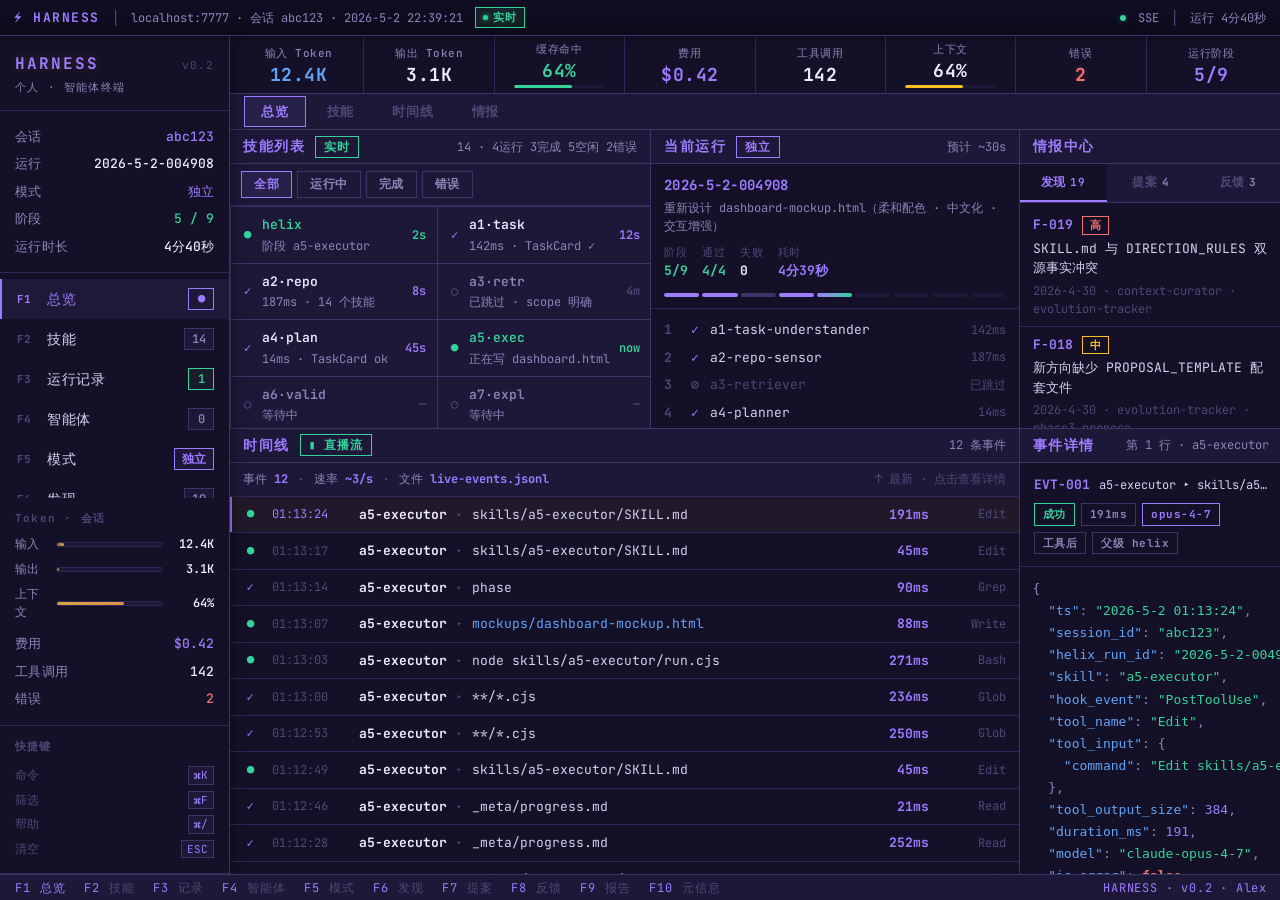
<file: mockups/dashboard-mockup.html>
<!doctype html>
<html lang="zh-CN">
<head>
<meta charset="utf-8"/>
<title>HARNESS · 智能体终端 · v0.2</title>
<meta name="viewport" content="width=1440"/>
<link rel="preconnect" href="https://fonts.googleapis.com">
<link rel="preconnect" href="https://fonts.gstatic.com" crossorigin>
<link href="https://fonts.googleapis.com/css2?family=JetBrains+Mono:ital,wght@0,300;0,400;0,500;0,700;1,400&display=swap" rel="stylesheet">
<style>
/* ============================================================
   HARNESS v0.2 · 暖深灰 · JetBrains Mono
   设计系统: VS Code One Dark Pro 变体 · 琥珀 accent
   ============================================================ */
:root {
  /* ── 深紫黑 · 优雅主题 ── */
  --bg:        #0c0a1a;
  --panel:     #141027;
  --sub:       #1d1838;
  --hover:     #261f48;
  --div:       #2e2757;
  --bd:        #3d3568;
  --bd-strong: #5046a0;

  /* 文字 */
  --t:         #d4d0f0;
  --tt:        #ede9ff;
  --st:        #8b85b8;
  --mt:        #4d4876;

  /* 主色：紫罗兰 */
  --y:         #9d7cff;
  --y-dim:     #6c4bd5;
  --y-bg:      rgba(157,124,255,0.08);

  /* 功能色 */
  --a:         #fbbf24;   /* 琥珀，警告 */
  --g:         #34d399;   /* 翠绿，成功/运行 */
  --r:         #f87171;   /* 玫瑰红，错误 */
  --c:         #60a5fa;   /* 天蓝，信息 */
  --m:         #c084fc;   /* 紫粉，团队模式 */

  /* 辅助 */
  --g-glow:    rgba(52,211,153,0.3);
  --r-glow:    rgba(248,113,113,0.25);
  --y-glow:    rgba(157,124,255,0.35);
}

* { box-sizing: border-box; margin: 0; padding: 0; }
html, body { height: 100%; overflow: hidden; }
body {
  background: var(--bg);
  color: var(--t);
  font-family: 'JetBrains Mono', 'Cascadia Mono', 'Consolas', ui-monospace, monospace;
  font-size: 14px;
  line-height: 1.5;
  user-select: none;
  -webkit-font-smoothing: antialiased;
}
::selection { background: var(--y); color: #000; }

/* ── 工具提示 ── */
[data-tip] { position: relative; }
[data-tip]::after {
  content: attr(data-tip);
  position: absolute;
  bottom: calc(100% + 7px);
  left: 50%; transform: translateX(-50%);
  background: #111;
  color: var(--tt);
  font-size: 11px;
  padding: 4px 9px;
  white-space: nowrap;
  pointer-events: none;
  opacity: 0;
  transition: opacity 0.15s;
  z-index: 200;
  border: 1px solid var(--bd-strong);
  box-shadow: 0 4px 12px rgba(0,0,0,0.4);
}
[data-tip]:hover::after { opacity: 1; }

/* ── 顶部状态栏 ── */
.strip {
  position: fixed; top: 0; left: 0; right: 0; height: 36px;
  background: linear-gradient(180deg, #110e24, #0c0a1a);
  border-bottom: 1px solid var(--bd);
  display: flex; align-items: center;
  font-size: 12px; z-index: 20;
  box-shadow: 0 2px 8px rgba(0,0,0,0.35);
}
.strip-l { padding: 0 14px; display: flex; align-items: center; gap: 12px; flex-shrink: 0; }
.strip-l .brand { color: var(--y); font-weight: 700; letter-spacing: 1.5px; font-size: 13px; }
.strip-l .sep { color: var(--mt); }
.strip-l .meta { color: var(--st); font-size: 12px; }
.strip-l .live {
  display: inline-flex; align-items: center; gap: 5px;
  padding: 1px 7px;
  background: rgba(77,179,104,0.1);
  border: 1px solid var(--g);
  color: var(--g); font-weight: 700; font-size: 11px; letter-spacing: 1px;
  text-shadow: 0 0 8px var(--g-glow);
}
.strip-l .live::before {
  content: ''; width: 5px; height: 5px; background: var(--g);
  border-radius: 50%; animation: pulse 1.4s ease-in-out infinite;
  box-shadow: 0 0 5px var(--g);
}
.ticker {
  flex: 1; overflow: hidden; position: relative; height: 34px;
  mask-image: linear-gradient(90deg, transparent 0, #1c1c1c 40px, #1c1c1c calc(100% - 40px), transparent 100%);
}
.ticker-inner {
  display: inline-flex; align-items: center; height: 34px;
  white-space: nowrap; animation: tickerScroll 60s linear infinite;
  gap: 28px; padding-left: 100%;
}
.ticker span { color: var(--st); font-size: 12px; }
.ticker .k { color: var(--y); }
.ticker .v { color: var(--tt); font-weight: 500; }
.ticker .up { color: var(--g); }
.ticker .dn { color: var(--r); }
.strip-r { padding: 0 14px; display: flex; align-items: center; gap: 12px; flex-shrink: 0; color: var(--st); font-size: 12px; }
.strip-r .conn-dot { width: 6px; height: 6px; background: var(--g); border-radius: 50%; box-shadow: 0 0 6px var(--g-glow); animation: pulse 1.8s ease-in-out infinite; }

@keyframes pulse    { 0%,100%{opacity:1} 50%{opacity:0.35} }
@keyframes blink    { 0%,100%{opacity:1} 50%{opacity:0.4} }
@keyframes phaseRun { 0%{opacity:0.45} 100%{opacity:1} }
@keyframes tickerScroll { 0%{transform:translateX(0)} 100%{transform:translateX(-100%)} }

/* ── 整体布局 ── */
.layout { position: fixed; top: 36px; left: 0; right: 0; bottom: 26px; display: flex; }

/* ── 侧边栏 ── */
.sidebar {
  width: 230px; flex-shrink: 0;
  background: var(--panel);
  border-right: 1px solid var(--bd);
  display: flex; flex-direction: column; overflow: hidden;
  box-shadow: 3px 0 12px rgba(0,0,0,0.3);
  z-index: 5;
}
.side-section { padding: 12px 15px; border-bottom: 1px solid var(--div); }
.side-section.brand { padding: 16px 15px 14px; }
.brand-line { display: flex; align-items: baseline; justify-content: space-between; }
.brand-line .name { color: var(--y); font-weight: 700; font-size: 16px; letter-spacing: 2px; text-shadow: 0 0 12px rgba(212,168,67,0.25); }
.brand-line .ver  { color: var(--mt); font-size: 11px; letter-spacing: 1px; }
.brand-tag { color: var(--st); font-size: 11px; letter-spacing: 1.2px; margin-top: 3px; }

.kv { display: flex; justify-content: space-between; align-items: center; padding: 4px 0; font-size: 13px; }
.kv .k { color: var(--st); letter-spacing: 0.3px; }
.kv .v { color: var(--tt); font-weight: 500; }
.kv .v.y { color: var(--y); }
.kv .v.g { color: var(--g); }
.kv .v.r { color: var(--r); }
.kv .v.c { color: var(--c); }

.side-title { color: var(--mt); font-size: 11px; letter-spacing: 1.2px; font-weight: 700; margin-bottom: 9px; }

/* 导航 */
.nav { flex: 1; overflow-y: auto; padding: 6px 0; min-height: 0; }
.nav::-webkit-scrollbar { width: 4px; }
.nav::-webkit-scrollbar-thumb { background: var(--bd); border-radius: 2px; }

.nav-item {
  display: flex; align-items: center;
  padding: 9px 15px;
  font-size: 14px; cursor: pointer; color: var(--t);
  border-left: 2px solid transparent;
  transition: background 0.12s, color 0.12s;
}
.nav-item:hover { background: var(--hover); color: var(--tt); }
.nav-item.active { background: var(--y-bg); border-left-color: var(--y); color: var(--y); }
.nav-item .fkey { width: 30px; font-size: 11px; color: var(--mt); font-weight: 700; letter-spacing: 0.3px; flex-shrink: 0; }
.nav-item.active .fkey { color: var(--y); }
.nav-item .label { flex: 1; letter-spacing: 0.5px; }
.nav-item .badge {
  font-size: 12px; padding: 1px 7px;
  background: var(--sub); color: var(--st);
  border: 1px solid var(--bd); font-weight: 600;
  min-width: 26px; text-align: center;
}
.nav-item .badge.y { color: var(--y); border-color: var(--y); }
.nav-item .badge.g { color: var(--g); border-color: var(--g); background: rgba(77,179,104,0.07); }
.nav-item .badge.r { color: var(--r); border-color: var(--r); background: rgba(217,95,95,0.07); }
.nav-item .badge.c { color: var(--c); border-color: var(--c); }
.nav-item .badge.m { color: var(--m); border-color: var(--m); animation: blink 1.2s ease-in-out infinite; }

/* Token 仪表 */
.meter { margin-top: 9px; }
.meter-row { display: flex; align-items: center; gap: 7px; font-size: 12px; margin-bottom: 7px; }
.meter-row .lbl { color: var(--st); width: 34px; }
.meter-row .bar { flex: 1; height: 5px; background: var(--sub); border: 1px solid var(--div); position: relative; overflow: hidden; border-radius: 3px; }
.meter-row .num { color: var(--tt); font-weight: 600; font-size: 12px; min-width: 44px; text-align: right; }

.hotkey-row { display: flex; justify-content: space-between; font-size: 12px; padding: 3px 0; color: var(--mt); }
.hotkey-row kbd { background: var(--sub); color: var(--y); padding: 0 5px; border: 1px solid var(--bd); font-family: inherit; font-size: 11px; }

/* ── 主区容器 ── */
.main-wrapper { flex: 1; display: flex; flex-direction: column; overflow: hidden; min-width: 0; }

/* ── 关键指标栏 ── */
.metrics-bar {
  height: 58px; flex-shrink: 0;
  background: var(--panel);
  border-bottom: 1px solid var(--bd);
  display: flex; align-items: center;
  padding: 0 4px;
  box-shadow: 0 2px 10px rgba(0,0,0,0.25);
}
.metric {
  display: flex; flex-direction: column; align-items: center; justify-content: center;
  padding: 0 14px; border-right: 1px solid var(--div);
  flex: 1; min-width: 0; cursor: default;
  transition: background 0.12s;
  height: 100%;
}
.metric:last-child { border-right: none; }
.metric:hover { background: var(--hover); }
.metric .m-lbl { color: var(--st); font-size: 11px; letter-spacing: 0.5px; font-weight: 500; margin-bottom: 4px; white-space: nowrap; }
.metric .m-val { color: var(--tt); font-size: 18px; font-weight: 700; letter-spacing: 0.5px; line-height: 1; }
.metric .m-val.y { color: var(--y); }
.metric .m-val.g { color: var(--g); }
.metric .m-val.r { color: var(--r); text-shadow: 0 0 8px var(--r-glow); }
.metric .m-val.c { color: var(--c); }
.metric .m-bar { width: 90%; height: 3px; background: var(--sub); border-radius: 2px; margin-top: 5px; overflow: hidden; }
.metric .m-bar-fill { height: 100%; border-radius: 2px; transition: width 0.6s ease; }

/* ── 视图切换 tab ── */
.view-tabs {
  height: 36px; flex-shrink: 0;
  background: var(--sub);
  border-bottom: 1px solid var(--bd);
  display: flex; align-items: center;
  padding: 0 14px; gap: 4px;
}
.view-tab {
  padding: 5px 16px; font-size: 13px; font-weight: 700; letter-spacing: 0.8px;
  cursor: pointer; color: var(--mt);
  border: 1px solid transparent;
  transition: all 0.12s;
}
.view-tab:hover { color: var(--t); background: var(--hover); }
.view-tab.active { color: var(--y); border-color: var(--y); background: var(--y-bg); }

/* ── 主内容网格 ── */
.main {
  flex: 1;
  display: grid;
  grid-template-rows: 40% 60%;
  grid-template-columns: 40% 35% 25%;
  gap: 1px; background: var(--bd);
  overflow: hidden;
}
.main.team-mode { grid-template-columns: 32% 28% 20% 20%; }

/* 视图模式 */
.main.view-skills { grid-template-rows:1fr; grid-template-columns:1fr; }
.main.view-skills .pane:not(.skills-pane){ display:none; }
.main.view-skills .pane.skills-pane{ grid-row:1; grid-column:1; }

.main.view-runs { grid-template-rows:1fr; grid-template-columns:1fr; }
.main.view-runs .pane:not(.runs-pane){ display:none; }
.main.view-runs .pane.runs-pane{ grid-row:1; grid-column:1; display:flex; }

.main.view-detail { grid-template-rows:1fr; grid-template-columns:60% 40%; }
.main.view-detail .pane.timeline{ grid-row:1; grid-column:1; display:flex; }
.main.view-detail .pane.detail{ grid-row:1; grid-column:2; display:flex; }
.main.view-detail .pane:not(.timeline):not(.detail){ display:none; }

.main.view-intel { grid-template-rows:1fr; grid-template-columns:1fr; }
.main.view-intel .pane:not(.intel-pane){ display:none; }
.main.view-intel .pane.intel-pane{ grid-row:1; grid-column:1; display:flex; }

.main.view-reporter { grid-template-rows:1fr; grid-template-columns:1fr; }
.main.view-reporter .pane:not(.reporter-pane){ display:none; }
.main.view-reporter .pane.reporter-pane{ grid-row:1; grid-column:1; display:flex; }

.main.view-meta { grid-template-rows:1fr; grid-template-columns:1fr; }
.main.view-meta .pane:not(.meta-pane){ display:none; }
.main.view-meta .pane.meta-pane{ grid-row:1; grid-column:1; display:flex; }

.pane {
  background: var(--panel);
  display: flex; flex-direction: column;
  overflow: hidden; position: relative;
  min-width: 0; min-height: 0;
}
.pane.timeline { grid-row:2; grid-column: 1 / span 2; }
.pane.detail   { grid-row:2; grid-column: 3 / -1; }
.main.team-mode .pane.timeline { grid-column: 1 / span 3; }
.main.team-mode .pane.detail   { grid-column: 4 / -1; }
.pane.agents { display: none; }
.main.team-mode .pane.agents { display: flex; }

/* 面板头 */
.ph {
  height: 34px; flex-shrink: 0;
  background: var(--sub); border-bottom: 1px solid var(--bd);
  display: flex; align-items: center;
  padding: 0 13px; gap: 10px;
}
.ph-title { color: var(--y); font-size: 14px; font-weight: 700; letter-spacing: 1.5px; }
.ph-meta  { color: var(--st); font-size: 12px; margin-left: auto; }
.ph-tag   { font-size: 12px; padding: 1px 8px; border: 1px solid; letter-spacing: 0.8px; font-weight: 700; }
.ph-tag.live { color: var(--g); border-color: var(--g); }
.ph-tag.solo { color: var(--y); border-color: var(--y); }
.ph-tag.team { color: var(--m); border-color: var(--m); animation: blink 1.4s ease-in-out infinite; }

.pb { flex: 1; overflow: auto; min-height: 0; }
.pb::-webkit-scrollbar { width: 6px; height: 6px; }
.pb::-webkit-scrollbar-thumb { background: var(--bd); border-radius: 3px; }
.pb::-webkit-scrollbar-track { background: var(--sub); }

/* ── 技能筛选栏 ── */
.skill-filters {
  display: flex; align-items: center; gap: 5px;
  padding: 7px 11px;
  background: var(--sub); border-bottom: 1px solid var(--div);
  flex-shrink: 0;
}
.sf-btn {
  padding: 4px 12px; font-size: 12px; font-weight: 700; letter-spacing: 0.5px;
  border: 1px solid var(--bd); background: transparent;
  color: var(--st); font-family: inherit; cursor: pointer;
  transition: all 0.12s;
}
.sf-btn:hover { color: var(--t); border-color: var(--bd-strong); }
.sf-btn.active { color: var(--y); border-color: var(--y); background: var(--y-bg); }

/* ── 技能网格 ── */
.skills-grid { display: grid; grid-template-columns: repeat(2,1fr); gap: 1px; background: var(--bd); padding: 1px; }
.skill {
  background: var(--sub); padding: 8px 11px;
  cursor: pointer; position: relative;
  transition: background 0.1s;
  display: flex; align-items: center; gap: 9px;
}
.skill:hover { background: var(--hover); }
.skill.filtered::before { content:''; position:absolute; left:0; top:0; bottom:0; width:2px; background:var(--y); }
.skill.hidden { display: none; }
.skill .ico { width: 11px; flex-shrink:0; font-size:12px; line-height:1; text-align:center; font-weight:700; }
.skill[data-state="running"] .ico { color:var(--g); animation:pulse 1.5s ease-in-out infinite; }
.skill[data-state="done"]    .ico { color:var(--y); }
.skill[data-state="idle"]    .ico { color:var(--mt); }
.skill[data-state="error"]   .ico { color:var(--r); }
.skill .body { flex:1; min-width:0; }
.skill .nm { color:var(--tt); font-size:13px; font-weight:600; white-space:nowrap; overflow:hidden; text-overflow:ellipsis; }
.skill .det { color:var(--st); font-size:12px; margin-top:2px; white-space:nowrap; overflow:hidden; text-overflow:ellipsis; }
.skill[data-state="running"] .nm { color:var(--g); }
.skill[data-state="error"]   .nm { color:var(--r); }
.skill[data-state="idle"]    .nm { color:var(--st); }
.skill .age { font-size:12px; color:var(--mt); font-weight:600; flex-shrink:0; text-align:right; }
.skill[data-state="running"] .age { color:var(--g); }
.skill[data-state="done"]    .age { color:var(--y); }
.skill[data-state="error"]   .age { color:var(--r); }

/* ── 当前运行 ── */
.run-block { padding: 11px 13px; border-bottom: 1px solid var(--div); }
.run-id { color: var(--y); font-size: 14px; font-weight: 700; letter-spacing: 0.3px; }
.run-task { color: var(--st); font-size: 12px; margin-top: 3px; line-height: 1.5; max-height: 36px; overflow: hidden; text-overflow: ellipsis; }
.run-stat { display: flex; gap: 14px; margin-top: 9px; font-size: 13px; }
.run-stat .col { display: flex; flex-direction: column; }
.run-stat .lbl { color: var(--mt); font-size: 11px; letter-spacing: 0.8px; }
.run-stat .val { color: var(--tt); font-weight: 700; }
.run-stat .val.g { color: var(--g); }
.run-stat .val.y { color: var(--y); }

.phase-bar { display: flex; gap: 3px; margin-top: 13px; }
.phase-cell { flex:1; height: 4px; background: var(--sub); border-radius: 3px; }
.phase-cell.done    { background: var(--y); }
.phase-cell.running { background: linear-gradient(90deg, var(--y), var(--g)); animation: phaseRun 1.4s ease-in-out infinite alternate; }
.phase-cell.skipped { background: var(--bd); }
.phase-cell.error   { background: var(--r); }

.phase-list { padding: 7px 13px 13px; }
.phase-row { display: flex; align-items: center; font-size: 13px; padding: 4px 0; gap: 9px; }
.phase-row .num { color: var(--mt); width: 16px; font-weight: 700; }
.phase-row .ico { width: 12px; text-align: center; font-weight: 700; }
.phase-row .ico.done    { color: var(--y); }
.phase-row .ico.running { color: var(--g); }
.phase-row .ico.skipped { color: var(--mt); }
.phase-row .ico.pending { color: var(--mt); }
.phase-row .nm { flex:1; color:var(--t); white-space:nowrap; overflow:hidden; text-overflow:ellipsis; }
.phase-row.running .nm { color: var(--g); font-weight: 600; }
.phase-row.skipped .nm { color: var(--mt); }
.phase-row.pending .nm { color: var(--st); }
.phase-row .ts { color: var(--mt); font-size: 12px; min-width: 64px; text-align: right; }
.phase-row.running .ts { color: var(--g); }

.run-actions { padding: 9px 13px 13px; display: flex; gap: 7px; border-top: 1px solid var(--div); flex-wrap: wrap; }
.btn {
  background: var(--sub); border: 1px solid var(--bd);
  color: var(--st); font-family: inherit; font-size: 12px;
  padding: 6px 13px; letter-spacing: 0.8px; font-weight: 700;
  cursor: pointer; transition: all 0.12s;
}
.btn:hover { background: var(--hover); color: var(--y); border-color: var(--y); }
.btn.primary { color: var(--y); border-color: var(--y-dim); }
.btn.primary:hover { background: var(--y); color: #000; }
.btn.danger  { color: var(--r); border-color: var(--r); }
.btn.danger:hover { background: var(--r); color: #000; }
.btn.active  { background: var(--m); color: #000; border-color: var(--m); }

/* ── 情报中心 tabs ── */
.tabs { display: flex; background: var(--sub); border-bottom: 1px solid var(--bd); flex-shrink: 0; }
.tab {
  flex:1; text-align: center;
  font-size: 12px; font-weight: 700; letter-spacing: 0.8px;
  padding: 9px 4px; cursor: pointer;
  color: var(--mt); border-bottom: 2px solid transparent;
  transition: color 0.12s, background 0.12s;
}
.tab:hover { color: var(--t); background: var(--hover); }
.tab.active { color: var(--y); border-bottom-color: var(--y); background: var(--panel); }
.tab .cnt { font-size: 11px; color: var(--st); margin-left: 4px; }
.tab.active .cnt { color: var(--y); }

.intel-list { padding: 4px 0; }
.intel-row { padding: 8px 13px; border-bottom: 1px solid var(--div); cursor: pointer; transition: background 0.1s; }
.intel-row:hover { background: var(--hover); }
.intel-row .h { display: flex; align-items: baseline; gap: 9px; font-size: 13px; }
.intel-row .id { color: var(--y); font-weight: 700; flex-shrink: 0; }
.intel-row .tag { font-size: 11px; padding: 0 7px; border: 1px solid; letter-spacing: 0.5px; font-weight: 700; flex-shrink: 0; }
.intel-row .tag.high { color: var(--r); border-color: var(--r); }
.intel-row .tag.med  { color: var(--a); border-color: var(--a); }
.intel-row .tag.low  { color: var(--c); border-color: var(--c); }
.intel-row .tag.app  { color: var(--g); border-color: var(--g); }
.intel-row .tag.pen  { color: var(--y); border-color: var(--y); }
.intel-row .tag.rej  { color: var(--mt); border-color: var(--mt); }
.intel-row .summ { color: var(--t); font-size: 13px; margin-top: 4px; line-height: 1.5; }
.intel-row .meta { color: var(--mt); font-size: 12px; margin-top: 4px; }

/* ── 时间线 ── */
.tl-toolbar {
  display: flex; align-items: center; gap: 9px;
  padding: 6px 13px;
  background: var(--sub); border-bottom: 1px solid var(--div);
  flex-shrink: 0;
}
.filter-pill {
  display: none; align-items: center; gap: 5px;
  padding: 2px 8px; border: 1px solid var(--y);
  color: var(--y); font-size: 12px; letter-spacing: 0.3px; font-weight: 700; cursor: pointer;
}
.filter-pill.active { display: inline-flex; }
.filter-pill .x { color: var(--mt); margin-left: 3px; }
.tl-stat { color: var(--st); font-size: 12px; }
.tl-stat .v { color: var(--y); font-weight: 700; }

.tl-row {
  display: grid;
  grid-template-columns: 26px 78px 1fr 78px 68px;
  align-items: center;
  padding: 8px 13px 8px 7px; gap: 9px;
  border-bottom: 1px solid var(--div);
  cursor: pointer; position: relative;
  transition: background 0.08s; font-size: 13px;
}
.tl-row:hover { background: var(--hover); }
.tl-row.selected { background: rgba(212,168,67,0.06); }
.tl-row.selected::before { content:''; position:absolute; left:0; top:0; bottom:0; width:2px; background:var(--y); }
.tl-row.is-error { background: rgba(217,95,95,0.04); }
.tl-row.is-error.selected { background: rgba(217,95,95,0.1); }
.tl-row .ic { text-align:center; font-weight:700; font-size:12px; }
.tl-row .ic.run  { color:var(--g); animation:pulse 1.5s ease-in-out infinite; }
.tl-row .ic.done { color:var(--y); }
.tl-row .ic.err  { color:var(--r); }
.tl-row .ts { color:var(--mt); font-size:12px; }
.tl-row.selected .ts { color:var(--y); }
.tl-row .body { display:flex; align-items:baseline; gap:9px; min-width:0; }
.tl-row .skill-nm { color:var(--tt); font-weight:700; font-size:13px; flex-shrink:0; }
.tl-row.is-error .skill-nm { color:var(--r); }
.tl-row .arrow { color:var(--mt); font-size:11px; flex-shrink:0; }
.tl-row .arg { color:var(--t); font-size:13px; white-space:nowrap; overflow:hidden; text-overflow:ellipsis; }
.tl-row .arg.accent { color:var(--c); }
.tl-row .arg.is-error { color:var(--r); }
.tl-row .dur { color:var(--y); font-weight:700; text-align:right; font-size:13px; }
.tl-row.is-error .dur { color:var(--r); }
.tl-row .tool { color:var(--mt); text-align:right; font-size:12px; }

/* ── 事件详情 ── */
.dt-meta { padding: 12px 14px; border-bottom: 1px solid var(--div); font-size: 13px; flex-shrink: 0; }
.dt-meta .row1 { display: flex; align-items: baseline; gap: 9px; }
.dt-meta .id { color: var(--y); font-weight: 700; }
.dt-meta .arg { color: var(--t); font-size: 12px; flex:1; white-space:nowrap; overflow:hidden; text-overflow:ellipsis; }
.dt-meta .row2 { display: flex; gap: 6px; margin-top: 9px; flex-wrap: wrap; }
.chip { font-size: 11px; padding: 2px 8px; border: 1px solid var(--bd); color: var(--st); letter-spacing: 0.5px; font-weight: 700; }
.chip.ok  { color:var(--g); border-color:var(--g); }
.chip.err { color:var(--r); border-color:var(--r); }
.chip.k   { color:var(--y); border-color:var(--y); }

.json { padding: 11px 13px; font-size: 13px; line-height: 1.7; white-space: pre; color: var(--st); }
.jk { color: var(--c); }
.js { color: var(--g); }
.jn { color: var(--y); }
.jb { color: var(--r); font-weight: 700; }

.dt-context { margin: 11px 13px; padding: 9px 11px; background: var(--sub); border-left: 2px solid var(--y); font-size: 12px; }
.dt-context.c { border-left-color: var(--c); margin-top: 0; }
.dt-context .lbl { color: var(--mt); letter-spacing: 1px; font-weight: 700; }
.dt-context .v { color: var(--t); margin-top: 4px; line-height: 1.6; }

/* ── 智能体面板 ── */
.agents-list { padding: 9px; }
.agent { background: var(--sub); border: 1px solid var(--bd); padding: 10px 11px; margin-bottom: 7px; position: relative; }
.agent.run  { border-left: 3px solid var(--g); }
.agent.done { border-left: 3px solid var(--y); }
.agent.wait { border-left: 3px solid var(--mt); }
.agent .h { display: flex; justify-content: space-between; align-items: baseline; }
.agent .nm { color: var(--tt); font-weight: 700; font-size: 14px; }
.agent .nm.r { color: var(--g); }
.agent .nm.w { color: var(--st); }
.agent .st { font-size: 12px; font-weight: 700; letter-spacing: 0.8px; }
.agent .st.r { color: var(--g); }
.agent .st.d { color: var(--y); }
.agent .st.w { color: var(--mt); }
.agent .det { color: var(--st); font-size: 12px; margin-top: 5px; }
.agent .stats { display: flex; gap: 14px; margin-top: 7px; font-size: 12px; }
.agent .stats .k { color: var(--mt); }
.agent .stats .v { color: var(--y); font-weight: 700; }

/* ── 运行记录视图 ── */
.runs-list { padding: 0; }
.run-hist-row {
  display: flex; align-items: center;
  padding: 10px 14px; gap: 11px;
  border-bottom: 1px solid var(--div);
  cursor: pointer; transition: background 0.1s; font-size: 13px;
}
.run-hist-row:hover { background: var(--hover); }
.run-hist-row .rid  { color: var(--y); font-weight: 700; min-width: 148px; }
.run-hist-row .rtask { flex:1; color:var(--t); white-space:nowrap; overflow:hidden; text-overflow:ellipsis; }
.run-hist-row .rphase { color:var(--g); font-size:12px; min-width:42px; text-align:center; }
.run-hist-row .rdur   { color:var(--st); font-size:12px; min-width:68px; text-align:right; }
.run-hist-row .rsta { font-size:11px; padding:2px 8px; border:1px solid; font-weight:700; letter-spacing:0.5px; min-width:58px; text-align:center; }
.run-hist-row .rsta.comp { color:var(--g); border-color:var(--g); }
.run-hist-row .rsta.part { color:var(--y); border-color:var(--y); }
.run-hist-row .rsta.fail { color:var(--r); border-color:var(--r); }

/* ── 信息卡片（报告/元信息视图）── */
.info-grid { display: grid; grid-template-columns: 1fr 1fr; gap: 13px; padding: 16px; }
.info-card { background: var(--sub); border: 1px solid var(--bd); padding: 15px 17px; box-shadow: 0 2px 8px rgba(0,0,0,0.2); }
.info-card .ic-title { color: var(--y); font-size: 13px; font-weight: 700; letter-spacing: 1px; margin-bottom: 11px; }
.ic-kv { display: flex; justify-content: space-between; padding: 5px 0; font-size: 13px; border-bottom: 1px solid var(--div); }
.ic-kv:last-child { border-bottom: none; }
.ic-kv .ik { color: var(--st); }
.ic-kv .iv { color: var(--tt); font-weight: 600; }
.ic-kv .iv.g { color: var(--g); }
.ic-kv .iv.r { color: var(--r); }
.ic-kv .iv.y { color: var(--y); }

/* ── 模式选择弹窗 ── */
.modal-overlay {
  display: none; position: fixed; inset: 0;
  background: rgba(0,0,0,0.65); z-index: 50;
  align-items: center; justify-content: center;
}
.modal-overlay.open { display: flex; }
.modal {
  background: var(--panel); border: 1px solid var(--bd-strong);
  padding: 26px; min-width: 340px;
  box-shadow: 0 20px 60px rgba(0,0,0,0.55);
}
.modal-title { color: var(--y); font-size: 15px; font-weight: 700; letter-spacing: 1.5px; margin-bottom: 18px; }
.mode-opts { display: flex; flex-direction: column; gap: 9px; margin-bottom: 18px; }
.mode-opt {
  display: flex; align-items: center; justify-content: space-between;
  padding: 11px 15px;
  background: var(--sub); border: 1px solid var(--bd);
  cursor: pointer; transition: all 0.12s;
}
.mode-opt:hover { border-color: var(--y); background: var(--hover); }
.mode-opt.active { border-color: var(--y); background: var(--y-bg); }
.mode-opt .mn { color: var(--tt); font-weight: 700; font-size: 14px; }
.mode-opt.active .mn { color: var(--y); }
.mode-opt .md { color: var(--st); font-size: 12px; margin-top: 2px; }
.mode-opt .mk { font-size: 11px; padding: 2px 7px; border: 1px solid var(--bd); color: var(--mt); }
.mode-opt.active .mk { border-color: var(--y); color: var(--y); }
.modal-close {
  background: var(--sub); border: 1px solid var(--bd);
  color: var(--st); font-family: inherit; font-size: 12px;
  padding: 6px 14px; cursor: pointer; letter-spacing: 0.8px; font-weight: 700;
  transition: all 0.12s; float: right;
}
.modal-close:hover { background: var(--hover); color: var(--y); border-color: var(--y); }

/* ── 杂项 ── */
.empty { padding: 32px 13px; text-align: center; color: var(--mt); font-size: 13px; letter-spacing: 0.8px; }

/* ── 底部功能键栏 ── */
.fbar {
  position: fixed; bottom: 0; left: 0; right: 0; height: 26px;
  background: var(--sub); border-top: 1px solid var(--bd);
  display: flex; align-items: center;
  padding: 0 13px; gap: 16px;
  font-size: 12px; letter-spacing: 0.8px;
  z-index: 10; overflow: hidden;
}
.fbar .it { color: var(--mt); white-space: nowrap; cursor: pointer; transition: color 0.12s; }
.fbar .it kbd { color: var(--y); background: transparent; padding: 0 2px; font-family: inherit; font-size: 12px; }
.fbar .it:hover { color: var(--t); }
.fbar .it.active { color: var(--y); }
.fbar .spc { flex: 1; }
.fbar .brand { color: var(--y); }
</style>
</head>
<body>

<!-- ===== 顶部状态栏 ===== -->
<div class="strip">
  <div class="strip-l">
    <span class="brand">⚡ HARNESS</span>
    <span class="sep">│</span>
    <span class="meta" id="strip-meta">localhost:7777 · 会话 abc123 · 2026-5-2 01:13:44</span>
    <span class="live">实时</span>
  </div>
  <div class="ticker"><div class="ticker-inner" id="ticker"></div></div>
  <div class="strip-r">
    <span class="conn-dot"></span>
    <span>SSE</span>
    <span style="color:var(--mt);">│</span>
    <span id="up">运行 4分39秒</span>
  </div>
</div>

<!-- ===== 主布局 ===== -->
<div class="layout">

  <!-- ===== 侧边栏 ===== -->
  <aside class="sidebar">
    <div class="side-section brand">
      <div class="brand-line"><span class="name">HARNESS</span><span class="ver">v0.2</span></div>
      <div class="brand-tag">个人 · 智能体终端</div>
    </div>
    <div class="side-section">
      <div class="kv"><span class="k">会话</span><span class="v y">abc123</span></div>
      <div class="kv"><span class="k">运行</span><span class="v">2026-5-2-004908</span></div>
      <div class="kv"><span class="k">模式</span><span class="v y" id="side-mode">独立</span></div>
      <div class="kv"><span class="k">阶段</span><span class="v g">5 / 9</span></div>
      <div class="kv"><span class="k">运行时长</span><span class="v" id="side-uptime">4分39秒</span></div>
    </div>

    <nav class="nav" id="nav-menu">
      <div class="nav-item active" data-view="overview" data-tip="默认总览" onclick="navTo('overview',this)"><span class="fkey">F1</span><span class="label">总览</span><span class="badge y">●</span></div>
      <div class="nav-item" data-view="skills" data-tip="所有技能状态" onclick="navTo('skills',this)"><span class="fkey">F2</span><span class="label">技能</span><span class="badge">14</span></div>
      <div class="nav-item" data-view="runs" data-tip="历史运行记录" onclick="navTo('runs',this)"><span class="fkey">F3</span><span class="label">运行记录</span><span class="badge g">1</span></div>
      <div class="nav-item" data-view="agents" data-tip="多智能体并行" onclick="navTo('agents',this)" id="nav-agents"><span class="fkey">F4</span><span class="label">智能体</span><span class="badge" id="agents-badge">0</span></div>
      <div class="nav-item" data-view="mode" data-tip="切换运行模式" onclick="navTo('mode',this)"><span class="fkey">F5</span><span class="label">模式</span><span class="badge y" id="nav-mode-badge">独立</span></div>
      <div class="nav-item" data-view="findings" data-tip="发现的问题" onclick="navTo('findings',this)"><span class="fkey">F6</span><span class="label">发现</span><span class="badge">19</span></div>
      <div class="nav-item" data-view="proposals" data-tip="待议提案" onclick="navTo('proposals',this)"><span class="fkey">F7</span><span class="label">提案</span><span class="badge c">4</span></div>
      <div class="nav-item" data-view="feedback" data-tip="待评分运行" onclick="navTo('feedback',this)"><span class="fkey">F8</span><span class="label">反馈</span><span class="badge m">3</span></div>
      <div class="nav-item" data-view="reporter" data-tip="报告状态" onclick="navTo('reporter',this)"><span class="fkey">F9</span><span class="label">报告</span><span class="badge g">正常</span></div>
      <div class="nav-item" data-view="meta" data-tip="会话元信息" onclick="navTo('meta',this)"><span class="fkey">F10</span><span class="label">元信息</span><span class="badge">654</span></div>
    </nav>

    <div class="side-section">
      <div class="side-title">Token · 会话</div>
      <div class="meter">
        <div class="meter-row">
          <span class="lbl">输入</span>
          <div class="bar"><span id="bar-in" style="position:absolute;left:0;top:0;bottom:0;width:6.2%;background:linear-gradient(90deg,#8c6d2a,#d4a843);border-radius:3px;"></span></div>
          <span class="num" id="tok-in">12.4K</span>
        </div>
        <div class="meter-row">
          <span class="lbl">输出</span>
          <div class="bar"><span id="bar-out" style="position:absolute;left:0;top:0;bottom:0;width:1.5%;background:linear-gradient(90deg,#8c6d2a,#d4a843);border-radius:3px;"></span></div>
          <span class="num" id="tok-out">3.1K</span>
        </div>
        <div class="meter-row">
          <span class="lbl">上下文</span>
          <div class="bar"><span id="bar-ctx" style="position:absolute;left:0;top:0;bottom:0;width:64%;background:linear-gradient(90deg,#d4a843,#e0914a);border-radius:3px;"></span></div>
          <span class="num" id="tok-ctx">64%</span>
        </div>
      </div>
      <div class="kv" style="margin-top:9px;"><span class="k">费用</span><span class="v y" id="side-cost">$0.42</span></div>
      <div class="kv"><span class="k">工具调用</span><span class="v" id="tool-count">142</span></div>
      <div class="kv"><span class="k">错误</span><span class="v r" id="side-errors">2</span></div>
    </div>

    <div class="side-section">
      <div class="side-title">快捷键</div>
      <div class="hotkey-row"><span>命令</span><kbd>⌘K</kbd></div>
      <div class="hotkey-row"><span>筛选</span><kbd>⌘F</kbd></div>
      <div class="hotkey-row"><span>帮助</span><kbd>⌘/</kbd></div>
      <div class="hotkey-row"><span>清空</span><kbd>ESC</kbd></div>
    </div>
  </aside>

  <!-- ===== 主区容器 ===== -->
  <div class="main-wrapper">

    <!-- 关键指标栏 -->
    <div class="metrics-bar">
      <div class="metric" data-tip="本次会话输入 Token 总量">
        <span class="m-lbl">输入 Token</span>
        <span class="m-val c" id="m-in">12.4K</span>
      </div>
      <div class="metric" data-tip="本次会话输出 Token 总量">
        <span class="m-lbl">输出 Token</span>
        <span class="m-val" id="m-out">3.1K</span>
      </div>
      <div class="metric" data-tip="缓存命中率 (cache_read / total_in)">
        <span class="m-lbl">缓存命中</span>
        <span class="m-val g" id="m-cache">64%</span>
        <div class="m-bar"><div class="m-bar-fill" id="m-cache-bar" style="width:64%;background:var(--g);"></div></div>
      </div>
      <div class="metric" data-tip="本次会话累计费用">
        <span class="m-lbl">费用</span>
        <span class="m-val y" id="m-cost">$0.42</span>
      </div>
      <div class="metric" data-tip="工具调用总次数">
        <span class="m-lbl">工具调用</span>
        <span class="m-val" id="m-tools">142</span>
      </div>
      <div class="metric" data-tip="上下文窗口使用率">
        <span class="m-lbl">上下文</span>
        <span class="m-val" id="m-ctx">64%</span>
        <div class="m-bar"><div class="m-bar-fill" id="m-ctx-bar" style="width:64%;background:var(--a);"></div></div>
      </div>
      <div class="metric" data-tip="当前会话错误总数">
        <span class="m-lbl">错误</span>
        <span class="m-val r" id="m-errors">2</span>
      </div>
      <div class="metric" data-tip="当前运行阶段进度">
        <span class="m-lbl">运行阶段</span>
        <span class="m-val y" id="m-phase">5/9</span>
      </div>
    </div>

    <!-- 视图切换 -->
    <div class="view-tabs">
      <div class="view-tab active" data-vtab="overview" onclick="switchView('overview',this)">总览</div>
      <div class="view-tab" data-vtab="skills" onclick="switchView('skills',this)">技能</div>
      <div class="view-tab" data-vtab="timeline" onclick="switchView('detail',this)">时间线</div>
      <div class="view-tab" data-vtab="intel" onclick="switchView('intel',this)">情报</div>
    </div>

    <!-- 主内容网格 -->
    <main class="main" id="main">

      <!-- 技能列表 -->
      <section class="pane skills-pane">
        <div class="ph">
          <span class="ph-title">技能列表</span>
          <span class="ph-tag live">实时</span>
          <span class="ph-meta">14 · 4运行 3完成 5空闲 2错误</span>
        </div>
        <div class="skill-filters">
          <button class="sf-btn active" data-sf="all" onclick="skillFilter('all',this)">全部</button>
          <button class="sf-btn" data-sf="running" onclick="skillFilter('running',this)">运行中</button>
          <button class="sf-btn" data-sf="done" onclick="skillFilter('done',this)">完成</button>
          <button class="sf-btn" data-sf="error" onclick="skillFilter('error',this)">错误</button>
        </div>
        <div class="pb">
          <div class="skills-grid" id="skills-grid"></div>
        </div>
      </section>

      <!-- 当前运行 -->
      <section class="pane">
        <div class="ph">
          <span class="ph-title">当前运行</span>
          <span class="ph-tag solo" id="run-mode-tag">独立</span>
          <span class="ph-meta">预计 ~30s</span>
        </div>
        <div class="pb">
          <div class="run-block">
            <div class="run-id">2026-5-2-004908</div>
            <div class="run-task">重新设计 dashboard-mockup.html（柔和配色 · 中文化 · 交互增强）</div>
            <div class="run-stat">
              <div class="col"><span class="lbl">阶段</span><span class="val g">5/9</span></div>
              <div class="col"><span class="lbl">通过</span><span class="val g">4/4</span></div>
              <div class="col"><span class="lbl">失败</span><span class="val">0</span></div>
              <div class="col"><span class="lbl">耗时</span><span class="val y">4分39秒</span></div>
            </div>
            <div class="phase-bar">
              <div class="phase-cell done"></div>
              <div class="phase-cell done"></div>
              <div class="phase-cell skipped"></div>
              <div class="phase-cell done"></div>
              <div class="phase-cell running"></div>
              <div class="phase-cell"></div>
              <div class="phase-cell"></div>
              <div class="phase-cell"></div>
              <div class="phase-cell"></div>
            </div>
          </div>
          <div class="phase-list">
            <div class="phase-row done"><span class="num">1</span><span class="ico done">✓</span><span class="nm">a1-task-understander</span><span class="ts">142ms</span></div>
            <div class="phase-row done"><span class="num">2</span><span class="ico done">✓</span><span class="nm">a2-repo-sensor</span><span class="ts">187ms</span></div>
            <div class="phase-row skipped"><span class="num">3</span><span class="ico skipped">⊘</span><span class="nm">a3-retriever</span><span class="ts">已跳过</span></div>
            <div class="phase-row done"><span class="num">4</span><span class="ico done">✓</span><span class="nm">a4-planner</span><span class="ts">14ms</span></div>
            <div class="phase-row running"><span class="num">5</span><span class="ico running">●</span><span class="nm">a5-executor</span><span class="ts">运行中</span></div>
            <div class="phase-row pending"><span class="num">6</span><span class="ico pending">○</span><span class="nm">a6-validator</span><span class="ts">—</span></div>
            <div class="phase-row pending"><span class="num">7</span><span class="ico pending">○</span><span class="nm">a7-explainer</span><span class="ts">—</span></div>
            <div class="phase-row pending"><span class="num">8</span><span class="ico pending">○</span><span class="nm">a8-risk-guard</span><span class="ts">按需</span></div>
            <div class="phase-row pending"><span class="num">9</span><span class="ico pending">○</span><span class="nm">finalize</span><span class="ts">—</span></div>
          </div>
          <div class="run-actions">
            <button class="btn primary" id="team-toggle" onclick="toggleTeam()" data-tip="切换独立 / 团队模式">▶ 模拟团队</button>
            <button class="btn" onclick="alert('将打开 _meta/.helix-current-run.json')" data-tip="查看运行状态 JSON">查看</button>
            <button class="btn danger" onclick="alert('将中止 a5-executor')" data-tip="中止当前阶段">中止</button>
          </div>
        </div>
      </section>

      <!-- 情报中心 -->
      <section class="pane intel-pane">
        <div class="ph"><span class="ph-title">情报中心</span></div>
        <div class="tabs">
          <div class="tab active" data-tab="findings">发现<span class="cnt">19</span></div>
          <div class="tab" data-tab="proposals">提案<span class="cnt">4</span></div>
          <div class="tab" data-tab="feedback">反馈<span class="cnt">3</span></div>
        </div>
        <div class="pb"><div class="intel-list" id="intel-list"></div></div>
      </section>

      <!-- 智能体面板（团队模式）-->
      <section class="pane agents">
        <div class="ph">
          <span class="ph-title">智能体</span>
          <span class="ph-tag team">团队</span>
          <span class="ph-meta">3 并行</span>
        </div>
        <div class="pb"><div class="agents-list" id="agents-list"></div></div>
      </section>

      <!-- 时间线 -->
      <section class="pane timeline">
        <div class="ph">
          <span class="ph-title">时间线</span>
          <span class="ph-tag live">▮ 直播流</span>
          <span class="ph-meta" id="tl-cnt">17 条事件</span>
        </div>
        <div class="tl-toolbar">
          <span class="tl-stat">事件 <span class="v" id="tl-cnt2">17</span></span>
          <span style="color:var(--mt);">·</span>
          <span class="tl-stat">速率 <span class="v">~3/s</span></span>
          <span style="color:var(--mt);">·</span>
          <span class="tl-stat">文件 <span class="v">live-events.jsonl</span></span>
          <span class="filter-pill" id="filter-pill" onclick="clearFilter()">
            <span>筛选:</span><span id="filter-label">helix</span><span class="x">✕</span>
          </span>
          <span style="margin-left:auto;color:var(--mt);font-size:12px;">↑ 最新 · 点击查看详情</span>
        </div>
        <div class="pb"><div id="rows"></div></div>
      </section>

      <!-- 事件详情 -->
      <section class="pane detail">
        <div class="ph">
          <span class="ph-title">事件详情</span>
          <span class="ph-meta" id="dt-rowinfo">第1行</span>
        </div>
        <div class="pb">
          <div class="dt-meta">
            <div class="row1">
              <span class="id" id="dt-id">EVT-001</span>
              <span class="arg" id="dt-arg">helix ▸ --report a5-executor</span>
            </div>
            <div class="row2" id="chips"></div>
          </div>
          <pre class="json" id="json"></pre>
          <div class="dt-context">
            <div class="lbl">上下文</div>
            <div class="v" id="ctx">helix run 2026-5-2-004908 · a5-executor · PostToolUse · passes:true</div>
          </div>
          <div class="dt-context c">
            <div class="lbl">原始数据</div>
            <div class="v">截断至 2KB · _meta/live-events.jsonl 第 <span id="ln">4182</span> 行</div>
          </div>
        </div>
      </section>

      <!-- 运行记录视图 -->
      <section class="pane runs-pane" style="display:none;">
        <div class="ph"><span class="ph-title">运行记录</span><span class="ph-meta">6 条记录</span></div>
        <div class="pb"><div class="runs-list" id="runs-list"></div></div>
      </section>

      <!-- 报告视图 -->
      <section class="pane reporter-pane" style="display:none;">
        <div class="ph"><span class="ph-title">报告 · 状态</span></div>
        <div class="pb">
          <div class="info-grid">
            <div class="info-card">
              <div class="ic-title">最近运行</div>
              <div class="ic-kv"><span class="ik">运行 ID</span><span class="iv">2026-5-2-004908</span></div>
              <div class="ic-kv"><span class="ik">状态</span><span class="iv y">进行中</span></div>
              <div class="ic-kv"><span class="ik">阶段</span><span class="iv g">5/9 (a5-executor)</span></div>
              <div class="ic-kv"><span class="ik">耗时</span><span class="iv">4分39秒</span></div>
              <div class="ic-kv"><span class="ik">飞书推送</span><span class="iv r">失败（超时）</span></div>
            </div>
            <div class="info-card">
              <div class="ic-title">下次运行</div>
              <div class="ic-kv"><span class="ik">触发方式</span><span class="iv">按需执行</span></div>
              <div class="ic-kv"><span class="ik">自动触发</span><span class="iv">Stop hook</span></div>
              <div class="ic-kv"><span class="ik">目标文件</span><span class="iv">_meta/progress.md</span></div>
              <div class="ic-kv"><span class="ik">写入模式</span><span class="iv">追加</span></div>
            </div>
            <div class="info-card">
              <div class="ic-title">飞书配置</div>
              <div class="ic-kv"><span class="ik">App ID</span><span class="iv">cli_a943f27070f41bef</span></div>
              <div class="ic-kv"><span class="ik">用户 ID</span><span class="iv">ou_835b575f...</span></div>
              <div class="ic-kv"><span class="ik">上次推送</span><span class="iv r">超时 5012ms</span></div>
              <div class="ic-kv"><span class="ik">重试</span><span class="iv y">已延迟</span></div>
            </div>
            <div class="info-card">
              <div class="ic-title">会话统计</div>
              <div class="ic-kv"><span class="ik">总运行次数</span><span class="iv">6</span></div>
              <div class="ic-kv"><span class="ik">成功率</span><span class="iv g">83%</span></div>
              <div class="ic-kv"><span class="ik">平均耗时</span><span class="iv">3分12秒</span></div>
              <div class="ic-kv"><span class="ik">累计费用</span><span class="iv y">$2.18</span></div>
            </div>
          </div>
        </div>
      </section>

      <!-- 元信息视图 -->
      <section class="pane meta-pane" style="display:none;">
        <div class="ph"><span class="ph-title">元信息 · 会话</span></div>
        <div class="pb">
          <div class="info-grid">
            <div class="info-card">
              <div class="ic-title">Harness 配置</div>
              <div class="ic-kv"><span class="ik">版本</span><span class="iv y">v0.2</span></div>
              <div class="ic-kv"><span class="ik">技能数</span><span class="iv">14 个</span></div>
              <div class="ic-kv"><span class="ik">插件</span><span class="iv">alex-harness 0.3.1</span></div>
              <div class="ic-kv"><span class="ik">入口</span><span class="iv">/helix（唯一）</span></div>
              <div class="ic-kv"><span class="ik">模式</span><span class="iv y" id="meta-mode">独立</span></div>
            </div>
            <div class="info-card">
              <div class="ic-title">当前会话</div>
              <div class="ic-kv"><span class="ik">会话 ID</span><span class="iv">abc123</span></div>
              <div class="ic-kv"><span class="ik">开始时间</span><span class="iv">2026-5-2 01:13:44</span></div>
              <div class="ic-kv"><span class="ik">用户</span><span class="iv">Alex</span></div>
              <div class="ic-kv"><span class="ik">模型</span><span class="iv">claude-opus-4-7</span></div>
              <div class="ic-kv"><span class="ik">上下文</span><span class="iv y" id="meta-ctx">654/800 chars</span></div>
            </div>
            <div class="info-card">
              <div class="ic-title">记忆</div>
              <div class="ic-kv"><span class="ik">路径</span><span class="iv">~/.claude/projects/…/memory/</span></div>
              <div class="ic-kv"><span class="ik">条目数</span><span class="iv">10 条</span></div>
              <div class="ic-kv"><span class="ik">最近写入</span><span class="iv">session_2026-4-30_state.md</span></div>
            </div>
            <div class="info-card">
              <div class="ic-title">运行环境</div>
              <div class="ic-kv"><span class="ik">运行时长</span><span class="iv g" id="meta-up">4分39秒</span></div>
              <div class="ic-kv"><span class="ik">事件/JSONL</span><span class="iv" id="meta-events">4182 行</span></div>
              <div class="ic-kv"><span class="ik">SSE 连接</span><span class="iv g">已连接</span></div>
              <div class="ic-kv"><span class="ik">工作目录</span><span class="iv"><PROJECT_ROOT></span></div>
            </div>
          </div>
        </div>
      </section>

    </main>
  </div>
</div>

<!-- ===== 模式选择弹窗 ===== -->
<div class="modal-overlay" id="mode-modal">
  <div class="modal">
    <div class="modal-title">选择模式</div>
    <div class="mode-opts">
      <div class="mode-opt active" onclick="setMode('独立',this)">
        <div><div class="mn">独立模式</div><div class="md">单智能体 · 顺序执行各阶段</div></div>
        <span class="mk">当前</span>
      </div>
      <div class="mode-opt" onclick="setMode('团队',this)">
        <div><div class="mn">团队模式</div><div class="md">多智能体并行 · 并发执行</div></div>
        <span class="mk">S+T</span>
      </div>
      <div class="mode-opt" onclick="setMode('审查',this)">
        <div><div class="mn">审查模式</div><div class="md">代码审查流程 · PR 门控</div></div>
        <span class="mk">S+R</span>
      </div>
    </div>
    <button class="modal-close" onclick="closeModal()">关闭 ESC</button>
  </div>
</div>

<!-- ===== 底部功能键栏 ===== -->
<div class="fbar">
  <span class="it active" id="fb-f1" onclick="navToKey(1)"><kbd>F1</kbd> 总览</span>
  <span class="it" id="fb-f2" onclick="navToKey(2)"><kbd>F2</kbd> 技能</span>
  <span class="it" id="fb-f3" onclick="navToKey(3)"><kbd>F3</kbd> 记录</span>
  <span class="it" id="fb-f4" onclick="navToKey(4)"><kbd>F4</kbd> 智能体</span>
  <span class="it" id="fb-f5" onclick="navToKey(5)"><kbd>F5</kbd> 模式</span>
  <span class="it" id="fb-f6" onclick="navToKey(6)"><kbd>F6</kbd> 发现</span>
  <span class="it" id="fb-f7" onclick="navToKey(7)"><kbd>F7</kbd> 提案</span>
  <span class="it" id="fb-f8" onclick="navToKey(8)"><kbd>F8</kbd> 反馈</span>
  <span class="it" id="fb-f9" onclick="navToKey(9)"><kbd>F9</kbd> 报告</span>
  <span class="it" id="fb-f10" onclick="navToKey(10)"><kbd>F10</kbd> 元信息</span>
  <span class="spc"></span>
  <span class="it brand">HARNESS · v0.2 · Alex</span>
</div>

<script>
/* ======================================================
   模拟数据
   ====================================================== */
const SKILLS = [
  { id:'helix',                nm:'helix',       state:'running', det:'阶段 a5-executor',          age:'2s' },
  { id:'a1-task-understander', nm:'a1·task',     state:'done',    det:'142ms · TaskCard ✓',        age:'12s' },
  { id:'a2-repo-sensor',       nm:'a2·repo',     state:'done',    det:'187ms · 14 个技能',         age:'8s' },
  { id:'a3-retriever',         nm:'a3·retr',     state:'idle',    det:'已跳过 · scope 明确',       age:'4m' },
  { id:'a4-planner',           nm:'a4·plan',     state:'done',    det:'14ms · TaskCard ok',        age:'45s' },
  { id:'a5-executor',          nm:'a5·exec',     state:'running', det:'正在写 dashboard.html',     age:'now' },
  { id:'a6-validator',         nm:'a6·valid',    state:'idle',    det:'等待中',                    age:'—' },
  { id:'a7-explainer',         nm:'a7·expl',     state:'idle',    det:'等待中',                    age:'—' },
  { id:'a8-risk-guard',        nm:'a8·risk',     state:'error',   det:'已中止 user_confirmed',     age:'3m' },
  { id:'knowledge-curator',    nm:'knowledge',   state:'running', det:'INTAKE → wiki',             age:'7s' },
  { id:'context-curator',      nm:'context',     state:'done',    det:'654/800 chars',             age:'2m' },
  { id:'mode-router',          nm:'mode-router', state:'idle',    det:'上次路由: solo',            age:'8m' },
  { id:'evolution-tracker',    nm:'evolution',   state:'idle',    det:'4 个提案已应用',            age:'2h' },
  { id:'session-reporter',     nm:'session',     state:'error',   det:'飞书 API 超时',             age:'10m' },
];

const EVENTS = [
  { id:1,  ts:'01:13:24', skill:'a5-executor',  tool:'Edit',  arg:'skills/a5-executor/SKILL.md', argKind:'', state:'run',  dur:191, hook:'PostToolUse', err:false, raw:"Edit skills/a5-executor/SKILL.md" },
  { id:2,  ts:'01:13:17', skill:'a5-executor',  tool:'Edit',  arg:'skills/a5-executor/SKILL.md', argKind:'', state:'run',  dur:45,  hook:'PostToolUse', err:false, raw:"Edit skills/a5-executor/SKILL.md" },
  { id:3,  ts:'01:13:14', skill:'a5-executor',  tool:'Grep',  arg:'phase',                       argKind:'', state:'done', dur:90,  hook:'PostToolUse', err:false, raw:"Grep phase" },
  { id:4,  ts:'01:13:07', skill:'a5-executor',  tool:'Write', arg:'mockups/dashboard-mockup.html',argKind:'accent', state:'run', dur:88, hook:'PreToolUse', err:false, raw:"Write mockups/dashboard-mockup.html" },
  { id:5,  ts:'01:13:03', skill:'a5-executor',  tool:'Bash',  arg:'node skills/a5-executor/run.cjs', argKind:'', state:'run', dur:271, hook:'PostToolUse', err:false, raw:"node skills/a5-executor/run.cjs" },
  { id:6,  ts:'01:13:00', skill:'a5-executor',  tool:'Glob',  arg:'**/*.cjs',                    argKind:'', state:'done', dur:236, hook:'PostToolUse', err:false, raw:"Glob **/*.cjs" },
  { id:7,  ts:'01:12:53', skill:'a5-executor',  tool:'Glob',  arg:'**/*.cjs',                    argKind:'', state:'done', dur:250, hook:'PostToolUse', err:false, raw:"Glob **/*.cjs" },
  { id:8,  ts:'01:12:49', skill:'a5-executor',  tool:'Edit',  arg:'skills/a5-executor/SKILL.md', argKind:'', state:'run',  dur:45,  hook:'PostToolUse', err:false, raw:"Edit skills/a5-executor/SKILL.md" },
  { id:9,  ts:'01:12:46', skill:'a5-executor',  tool:'Read',  arg:'_meta/progress.md',           argKind:'', state:'done', dur:21,  hook:'PostToolUse', err:false, raw:"Read _meta/progress.md" },
  { id:10, ts:'01:12:28', skill:'a5-executor',  tool:'Read',  arg:'_meta/progress.md',           argKind:'', state:'done', dur:252, hook:'PostToolUse', err:false, raw:"Read _meta/progress.md" },
  { id:11, ts:'01:12:18', skill:'a5-executor',  tool:'Edit',  arg:'skills/a5-executor/SKILL.md', argKind:'', state:'run',  dur:16,  hook:'PostToolUse', err:false, raw:"Edit skills/a5-executor/SKILL.md" },
  { id:12, ts:'00:21:44', skill:'a8-risk-guard', tool:'Bash', arg:'evaluate: rm -rf node_modules',argKind:'', state:'done', dur:8, hook:'PostToolUse', err:true, raw:"node skills/a8-risk-guard/run.cjs" },
];

const FINDINGS = [
  { id:'F-019', sev:'high', title:'SKILL.md 与 DIRECTION_RULES 双源事实冲突', meta:'2026-4-30 · context-curator · evolution-tracker' },
  { id:'F-018', sev:'med',  title:'新方向缺少 PROPOSAL_TEMPLATE 配套文件',  meta:'2026-4-30 · evolution-tracker · phase3_propose' },
  { id:'F-017', sev:'med',  title:'"..."（省略号）不触发 SIGNAL_KEYWORDS',   meta:'2026-4-30 · skill_feedback · context-curator' },
  { id:'F-016', sev:'low',  title:'悬空任务 2.4 → 2.3 · 过时引用',          meta:'2026-4-30 · task_plan.md 清理' },
  { id:'F-012', sev:'med',  title:'旧快照中 frontmatter task_ids 缺失',      meta:'2026-4-30 · context-curator phase3' },
];
const PROPOSALS = [
  { id:'P-2026-4-30-001', sta:'app', title:'跨会话模式挖掘 · progress.md 作为第三条证据流', meta:'已应用 · phase1 + phase3' },
  { id:'P-2026-4-30-002', sta:'app', title:'fix_notes ≥30 字符质量门（skill_feedback CLI）', meta:'已应用 · 3 案例测试通过' },
  { id:'P-2026-4-30-003', sta:'app', title:'Level 5.5 微压缩插在 5 和 6 之间',               meta:'已应用 · run.cjs +60chars 上限' },
  { id:'P-2026-4-30-004', sta:'app', title:'Phase 4.5 VERIFY · 响应解析 + 分块完整性',       meta:'已应用 · F-008 + F-010 + F-011' },
];
const FEEDBACK = [
  { id:'2026-5-2-004908',  title:'helix 运行 · 界面重新设计 v0.2', meta:'未评分 · 等待用户评分' },
  { id:'2026-4-30-235444', title:'context-curator · 800/800 上限',  meta:'未评分 · 1 天待处理' },
  { id:'2026-4-30-235342', title:'context-curator · diff 假阳性',   meta:'未评分 · 1 天待处理' },
];
const AGENTS = [
  { id:'sub-1', label:'frontend-design', state:'run',  model:'opus-4-7',   dur:'8s', tokens:'2.4K', task:'设计 Bloomberg 布局网格 + 色彩 token' },
  { id:'sub-2', label:'ui-ux-pro-max',   state:'done', model:'sonnet-4-6', dur:'4s', tokens:'1.1K', task:'选取暖灰配色方案：琥珀 + 绿/红分歧色' },
  { id:'sub-3', label:'code-reviewer',   state:'wait', model:'haiku-4-5',  dur:'—',  tokens:'—',    task:'审查 HTML 无障碍 + 性能 · 排队中' },
];
const RUNS_HISTORY = [
  { id:'2026-5-2-004908',  task:'重新设计 dashboard-mockup.html v0.2', phase:'5/9', dur:'4分39秒', sta:'part' },
  { id:'2026-5-1-221533',  task:'修复 session-reporter 飞书洪水问题',   phase:'9/9', dur:'2分11秒', sta:'comp' },
  { id:'2026-5-1-183002',  task:'发布 v0.3.1',                          phase:'9/9', dur:'1分48秒', sta:'comp' },
  { id:'2026-4-30-235444', task:'context-curator 800/800 上限运行',      phase:'7/9', dur:'5分02秒', sta:'comp' },
  { id:'2026-4-30-181234', task:'helix 入口 + Ralph 契约',               phase:'9/9', dur:'8分31秒', sta:'comp' },
  { id:'2026-4-30-120011', task:'技能修复：移动到顶层 skills/',           phase:'9/9', dur:'3分15秒', sta:'comp' },
];

/* ======================================================
   状态
   ====================================================== */
let activeFilter = null;
let selectedId   = 1;
let activeTab    = 'findings';
let teamMode     = false;
let skillFilter_ = 'all';
let toolCount    = 142;
let tokenIn      = 12.4;
let tokenOut     = 3.1;
let cost         = 0.42;
let startTime    = Date.now() - (4 * 60 + 39) * 1000;

/* ======================================================
   导航
   ====================================================== */
function navTo(view, el) {
  document.querySelectorAll('.nav-item').forEach(n => n.classList.remove('active'));
  if (el) el.classList.add('active');
  const keys = ['overview','skills','runs','agents','mode','findings','proposals','feedback','reporter','meta'];
  const idx = keys.indexOf(view) + 1;
  document.querySelectorAll('.fbar .it').forEach(n => n.classList.remove('active'));
  const fb = document.getElementById('fb-f' + idx);
  if (fb) fb.classList.add('active');

  const main = document.getElementById('main');
  if (view === 'mode') { openModal(); return; }

  if (view === 'overview') {
    main.className = 'main' + (teamMode ? ' team-mode' : '');
    document.querySelectorAll('.pane').forEach(p => {
      const hidden = p.classList.contains('runs-pane') || p.classList.contains('reporter-pane') || p.classList.contains('meta-pane');
      const agentsPane = p.classList.contains('agents');
      if (hidden) p.style.display = 'none';
      else if (agentsPane) p.style.display = teamMode ? '' : 'none';
      else p.style.display = '';
    });
    switchViewTab('overview');
  } else if (view === 'skills') {
    main.className = 'main view-skills';
    showOnly('skills-pane'); switchViewTab('skills');
  } else if (view === 'runs') {
    main.className = 'main view-runs';
    showOnly('runs-pane'); renderRuns(); switchViewTab('');
  } else if (view === 'agents') {
    toggleTeam(true);
  } else if (view === 'findings') {
    main.className = 'main view-intel'; showOnly('intel-pane'); setTab('findings'); switchViewTab('intel');
  } else if (view === 'proposals') {
    main.className = 'main view-intel'; showOnly('intel-pane'); setTab('proposals'); switchViewTab('intel');
  } else if (view === 'feedback') {
    main.className = 'main view-intel'; showOnly('intel-pane'); setTab('feedback'); switchViewTab('intel');
  } else if (view === 'reporter') {
    main.className = 'main view-reporter'; showOnly('reporter-pane'); switchViewTab('');
  } else if (view === 'meta') {
    main.className = 'main view-meta'; showOnly('meta-pane'); switchViewTab('');
  }
}

function showOnly(cls) {
  document.querySelectorAll('.pane').forEach(p => {
    p.style.display = p.classList.contains(cls) ? '' : 'none';
  });
}
function navToKey(n) {
  const keys = ['overview','skills','runs','agents','mode','findings','proposals','feedback','reporter','meta'];
  const view = keys[n - 1];
  navTo(view, document.querySelector(`.nav-item[data-view="${view}"]`));
}
function switchView(view, el) {
  document.querySelectorAll('.view-tab').forEach(t => t.classList.remove('active'));
  if (el) el.classList.add('active');
  const main = document.getElementById('main');
  if (view === 'overview') { navToKey(1); return; }
  if (view === 'skills')   { navToKey(2); return; }
  if (view === 'detail') {
    main.className = 'main view-detail';
    document.querySelectorAll('.pane').forEach(p => {
      p.style.display = (p.classList.contains('timeline') || p.classList.contains('detail')) ? '' : 'none';
    });
  }
  if (view === 'intel') { navToKey(6); }
}
function switchViewTab(vtab) {
  document.querySelectorAll('.view-tab').forEach(t => {
    t.classList.toggle('active', t.dataset.vtab === vtab);
  });
}

/* ======================================================
   技能筛选
   ====================================================== */
function skillFilter(state, el) {
  skillFilter_ = state;
  document.querySelectorAll('.sf-btn').forEach(b => b.classList.remove('active'));
  el.classList.add('active');
  renderSkills();
}

/* ======================================================
   渲染：技能
   ====================================================== */
function renderSkills() {
  const root = document.getElementById('skills-grid');
  root.innerHTML = '';
  const ico = { running:'●', done:'✓', idle:'○', error:'✗' };
  for (const sk of SKILLS) {
    const hide = skillFilter_ !== 'all' && sk.state !== skillFilter_;
    const el = document.createElement('div');
    el.className = 'skill' + (activeFilter === sk.id ? ' filtered' : '') + (hide ? ' hidden' : '');
    el.dataset.skill = sk.id; el.dataset.state = sk.state;
    el.setAttribute('data-tip', sk.det);
    el.innerHTML = `
      <span class="ico">${ico[sk.state]}</span>
      <div class="body"><div class="nm">${sk.nm}</div><div class="det">${sk.det}</div></div>
      <span class="age">${sk.age}</span>`;
    el.onclick = () => toggleFilter(sk.id);
    root.appendChild(el);
  }
}

/* ======================================================
   渲染：时间线
   ====================================================== */
function renderRows() {
  const root = document.getElementById('rows');
  root.innerHTML = '';
  const list = activeFilter ? EVENTS.filter(e => e.skill === activeFilter) : EVENTS;
  document.getElementById('tl-cnt').textContent = `${list.length} 条事件${activeFilter ? ' · 筛选: ' + activeFilter : ''}`;
  document.getElementById('tl-cnt2').textContent = list.length;
  for (const ev of list) {
    const el = document.createElement('div');
    el.className = 'tl-row' + (ev.err ? ' is-error' : '') + (ev.id === selectedId ? ' selected' : '');
    const ic = ev.err ? `<span class="ic err">✗</span>` :
               ev.state === 'run' ? `<span class="ic run">●</span>` :
               `<span class="ic done">✓</span>`;
    el.innerHTML = `
      ${ic}
      <span class="ts">${ev.ts}</span>
      <div class="body">
        <span class="skill-nm">${ev.skill}</span>
        <span class="arrow">▸</span>
        <span class="arg ${ev.argKind === 'accent' ? 'accent' : ''} ${ev.err ? 'is-error' : ''}">${ev.arg}</span>
      </div>
      <span class="dur">${ev.dur}ms</span>
      <span class="tool">${ev.tool}</span>`;
    el.onclick = () => selectRow(ev.id);
    root.appendChild(el);
  }
}

/* ======================================================
   渲染：情报
   ====================================================== */
function setTab(tab) {
  activeTab = tab;
  document.querySelectorAll('.tab').forEach(t => t.classList.toggle('active', t.dataset.tab === tab));
  renderIntel();
}
function renderIntel() {
  const root = document.getElementById('intel-list');
  root.innerHTML = '';
  const src = activeTab === 'findings' ? FINDINGS : activeTab === 'proposals' ? PROPOSALS : FEEDBACK;
  if (!src.length) { root.innerHTML = '<div class="empty">— 暂无数据 —</div>'; return; }
  for (const it of src) {
    root.appendChild(activeTab === 'findings' ? mkFinding(it) : activeTab === 'proposals' ? mkProposal(it) : mkFeedback(it));
  }
}
function mkFinding(f) {
  const el = document.createElement('div'); el.className = 'intel-row';
  const cls = f.sev === 'high' ? 'high' : f.sev === 'med' ? 'med' : 'low';
  const lbl = f.sev === 'high' ? '高' : f.sev === 'med' ? '中' : '低';
  el.innerHTML = `<div class="h"><span class="id">${f.id}</span><span class="tag ${cls}">${lbl}</span></div><div class="summ">${f.title}</div><div class="meta">${f.meta}</div>`;
  return el;
}
function mkProposal(p) {
  const el = document.createElement('div'); el.className = 'intel-row';
  const cls = p.sta === 'app' ? 'app' : p.sta === 'pen' ? 'pen' : 'rej';
  const lbl = p.sta === 'app' ? '已应用' : p.sta === 'pen' ? '待定' : '已拒绝';
  el.innerHTML = `<div class="h"><span class="id">${p.id}</span><span class="tag ${cls}">${lbl}</span></div><div class="summ">${p.title}</div><div class="meta">${p.meta}</div>`;
  return el;
}
function mkFeedback(f) {
  const el = document.createElement('div'); el.className = 'intel-row';
  el.innerHTML = `<div class="h"><span class="id">${f.id}</span><span class="tag pen">评分</span></div><div class="summ">${f.title}</div><div class="meta">${f.meta}</div>`;
  return el;
}

/* ======================================================
   渲染：智能体
   ====================================================== */
function renderAgents() {
  const root = document.getElementById('agents-list');
  root.innerHTML = '';
  for (const a of AGENTS) {
    const el = document.createElement('div');
    el.className = `agent ${a.state}`;
    const sc = a.state === 'run' ? 'r' : a.state === 'done' ? 'd' : 'w';
    const st = a.state === 'run' ? '● 运行中' : a.state === 'done' ? '✓ 完成' : '○ 等待';
    el.innerHTML = `
      <div class="h"><span class="nm ${sc}">${a.label}</span><span class="st ${sc}">${st}</span></div>
      <div class="det">${a.task}</div>
      <div class="stats">
        <span><span class="k">模型</span> <span class="v">${a.model}</span></span>
        <span><span class="k">耗时</span> <span class="v">${a.dur}</span></span>
        <span><span class="k">Token</span> <span class="v">${a.tokens}</span></span>
      </div>`;
    root.appendChild(el);
  }
}

/* ======================================================
   渲染：运行记录
   ====================================================== */
function renderRuns() {
  const root = document.getElementById('runs-list');
  root.innerHTML = '';
  for (const r of RUNS_HISTORY) {
    const el = document.createElement('div'); el.className = 'run-hist-row';
    const staCls = r.sta === 'comp' ? 'comp' : r.sta === 'part' ? 'part' : 'fail';
    const staLbl = r.sta === 'comp' ? '完成' : r.sta === 'part' ? '进行中' : '失败';
    el.innerHTML = `
      <span class="rid">${r.id}</span>
      <span class="rtask">${r.task}</span>
      <span class="rphase">${r.phase}</span>
      <span class="rdur">${r.dur}</span>
      <span class="rsta ${staCls}">${staLbl}</span>`;
    el.onclick = () => alert(`查看运行详情: ${r.id}`);
    root.appendChild(el);
  }
}

/* ======================================================
   事件详情
   ====================================================== */
function selectRow(id) { selectedId = id; renderRows(); renderDetail(); }
function renderDetail() {
  const ev = EVENTS.find(e => e.id === selectedId);
  if (!ev) return;
  document.getElementById('dt-rowinfo').textContent = `第 ${ev.id} 行 · ${ev.skill}`;
  document.getElementById('dt-id').textContent = `EVT-${String(ev.id).padStart(3,'0')}`;
  document.getElementById('dt-arg').textContent = `${ev.skill} ▸ ${ev.arg}`;
  const hookCn = { PreToolUse:'工具前', PostToolUse:'工具后', Stop:'停止钩' };
  document.getElementById('chips').innerHTML = `
    <span class="chip ${ev.err ? 'err' : 'ok'}">${ev.err ? '错误' : '成功'}</span>
    <span class="chip">${ev.dur}ms</span>
    <span class="chip k">opus-4-7</span>
    <span class="chip">${hookCn[ev.hook] || ev.hook}</span>
    <span class="chip">父级 helix</span>`;
  const obj = {
    ts: `2026-5-2 ${ev.ts}`, session_id: 'abc123',
    helix_run_id: '2026-5-2-004908', skill: ev.skill,
    hook_event: ev.hook, tool_name: ev.tool,
    tool_input: { command: ev.raw },
    tool_output_size: 384, duration_ms: ev.dur,
    model: 'claude-opus-4-7', is_error: ev.err,
    tokens_in: ev.err ? 0 : 240, tokens_out: ev.err ? 0 : 88,
  };
  document.getElementById('json').innerHTML = colorJson(obj, 0);
  document.getElementById('ln').textContent = 4182 - ev.id;
  document.getElementById('ctx').textContent = `helix run 2026-5-2-004908 · ${ev.skill} · ${ev.hook} · ${ev.err ? '错误 — Ralph 契约违反' : 'passes:true'}`;
}

function colorJson(v, indent) {
  const pad = '  '.repeat(indent);
  if (v === null)           return '<span class="jb">null</span>';
  if (typeof v === 'boolean') return `<span class="jb">${v}</span>`;
  if (typeof v === 'number')  return `<span class="jn">${v}</span>`;
  if (typeof v === 'string')  return `<span class="js">"${escHtml(v)}"</span>`;
  if (Array.isArray(v))     return `[\n${v.map(x => `${pad}  ${colorJson(x,indent+1)}`).join(',\n')}\n${pad}]`;
  const keys = Object.keys(v);
  if (!keys.length) return '{}';
  return `{\n${keys.map(k => `${pad}  <span class="jk">"${k}"</span>: ${colorJson(v[k],indent+1)}`).join(',\n')}\n${pad}}`;
}
function escHtml(s) { return String(s).replace(/&/g,'&amp;').replace(/</g,'&lt;').replace(/>/g,'&gt;').replace(/"/g,'&quot;'); }

/* ======================================================
   交互
   ====================================================== */
function toggleFilter(skill) {
  activeFilter = (activeFilter === skill) ? null : skill;
  const pill = document.getElementById('filter-pill');
  if (activeFilter) { pill.classList.add('active'); document.getElementById('filter-label').textContent = activeFilter; }
  else pill.classList.remove('active');
  renderSkills(); renderRows();
}
function clearFilter() {
  activeFilter = null;
  document.getElementById('filter-pill').classList.remove('active');
  renderSkills(); renderRows();
}

function toggleTeam(forceOn) {
  teamMode = forceOn === true ? true : !teamMode;
  const main = document.getElementById('main');
  const btn  = document.getElementById('team-toggle');
  if (teamMode) {
    main.classList.add('team-mode');
    document.querySelectorAll('.pane.agents').forEach(p => p.style.display = '');
    btn.textContent = '■ 停止团队'; btn.classList.add('active');
    document.getElementById('side-mode').textContent = '团队'; document.getElementById('side-mode').style.color = 'var(--m)';
    document.getElementById('nav-mode-badge').textContent = '团队'; document.getElementById('nav-mode-badge').style.color = 'var(--m)';
    const rt = document.getElementById('run-mode-tag');
    rt.className = 'ph-tag team'; rt.textContent = '团队';
    document.getElementById('agents-badge').textContent = '3'; document.getElementById('agents-badge').classList.add('m');
    document.getElementById('meta-mode').textContent = '团队';
    renderAgents();
  } else {
    main.classList.remove('team-mode');
    document.querySelectorAll('.pane.agents').forEach(p => p.style.display = 'none');
    btn.textContent = '▶ 模拟团队'; btn.classList.remove('active');
    document.getElementById('side-mode').textContent = '独立'; document.getElementById('side-mode').style.color = '';
    document.getElementById('nav-mode-badge').textContent = '独立'; document.getElementById('nav-mode-badge').style.color = '';
    const rt = document.getElementById('run-mode-tag');
    rt.className = 'ph-tag solo'; rt.textContent = '独立';
    document.getElementById('agents-badge').textContent = '0'; document.getElementById('agents-badge').classList.remove('m');
    document.getElementById('meta-mode').textContent = '独立';
  }
}

/* ======================================================
   模式弹窗
   ====================================================== */
function openModal()  { document.getElementById('mode-modal').classList.add('open'); }
function closeModal() {
  document.getElementById('mode-modal').classList.remove('open');
  document.querySelectorAll('.nav-item').forEach(n => n.classList.remove('active'));
  document.querySelector('.nav-item[data-view="overview"]').classList.add('active');
}
function setMode(mode, el) {
  document.querySelectorAll('.mode-opt').forEach(o => {
    o.classList.toggle('active', o === el);
    o.querySelector('.mk').textContent = o === el ? '当前' : '';
  });
  document.getElementById('side-mode').textContent = mode;
  document.getElementById('nav-mode-badge').textContent = mode;
  document.getElementById('meta-mode').textContent = mode;
  if (mode === '团队' && !teamMode) toggleTeam(true);
  setTimeout(closeModal, 600);
}
document.getElementById('mode-modal').addEventListener('click', e => { if (e.target === e.currentTarget) closeModal(); });

/* ======================================================
   Tabs
   ====================================================== */
document.querySelectorAll('.tab').forEach(t => t.onclick = () => setTab(t.dataset.tab));

/* ======================================================
   SSE 模拟 + 指标更新
   ====================================================== */
let nextId = EVENTS.length + 1;
const RUN_IDS = ['helix','a5-executor','knowledge-curator'];
const TOOLS   = ['Bash','Read','Write','Edit','Glob','Grep'];

function tickSSE() {
  const sk   = RUN_IDS[Math.floor(Math.random() * RUN_IDS.length)];
  const tool = TOOLS[Math.floor(Math.random() * TOOLS.length)];
  const now  = new Date();
  const pad  = n => String(n).padStart(2,'0');
  const argMap = { Bash:`node skills/${sk}/run.cjs`, Read:'_meta/progress.md', Write:'mockups/dashboard-mockup.html', Edit:`skills/${sk}/SKILL.md`, Glob:'**/*.cjs', Grep:'phase' };
  const dur  = 8 + Math.floor(Math.random() * 280);
  EVENTS.unshift({ id:nextId++, ts:`${pad(now.getHours())}:${pad(now.getMinutes())}:${pad(now.getSeconds())}`, skill:sk, tool, arg:argMap[tool], argKind:'', state:'run', dur, hook:'PostToolUse', err:false, raw:`${tool} ${argMap[tool]}` });
  if (EVENTS.length > 80) EVENTS.length = 80;
  renderRows();

  toolCount++;
  tokenIn  = +(tokenIn  + 0.06 + Math.random() * 0.08).toFixed(1);
  tokenOut = +(tokenOut + 0.01 + Math.random() * 0.02).toFixed(2);
  cost     = +(cost     + 0.003 + Math.random() * 0.002).toFixed(3);
  const ctxPct = Math.min(99, Math.floor(64 + Math.random() * 3));

  document.getElementById('tool-count').textContent = toolCount;
  document.getElementById('tok-in').textContent     = tokenIn.toFixed(1) + 'K';
  document.getElementById('tok-out').textContent    = tokenOut.toFixed(1) + 'K';
  document.getElementById('side-cost').textContent  = '$' + cost.toFixed(2);
  document.getElementById('m-in').textContent       = tokenIn.toFixed(1) + 'K';
  document.getElementById('m-out').textContent      = tokenOut.toFixed(1) + 'K';
  document.getElementById('m-tools').textContent    = toolCount;
  document.getElementById('m-cost').textContent     = '$' + cost.toFixed(2);
  document.getElementById('m-ctx').textContent      = ctxPct + '%';
  document.getElementById('m-ctx-bar').style.width  = ctxPct + '%';
  document.getElementById('tok-ctx').textContent    = ctxPct + '%';
  document.getElementById('bar-ctx').style.width    = ctxPct + '%';
  document.getElementById('meta-events').textContent = (4182 + nextId) + ' 行';
}

function buildTicker() {
  const items = [
    { k:'Token', v:'12.4K', cls:'v' }, { k:'工具调用', v:'142 (+3)', cls:'up' },
    { k:'错误',   v:'2',    cls:'dn' }, { k:'费用',  v:'$0.42',   cls:'v' },
    { k:'运行时长', v:'4分39秒', cls:'v' }, { k:'最新', v:'a5-executor Write (88ms)', cls:'v' },
    { k:'上下文',  v:'64%',    cls:'v' }, { k:'JSONL', v:'4182 行', cls:'v' },
    { k:'运行',    v:'2026-5-2-004908 · 5/9', cls:'up' }, { k:'提案', v:'4 已应用', cls:'up' },
    { k:'反馈',    v:'3 待评分', cls:'v' }, { k:'模式',  v:'独立',   cls:'v' },
  ];
  const html = items.map(i => `<span><span class="k">${i.k}</span> <span class="${i.cls}">${i.v}</span></span>`).join('');
  document.getElementById('ticker').innerHTML = html + html;
}

function tickClock() {
  const now = new Date();
  const pad = n => String(n).padStart(2,'0');
  const stamp = `2026-5-2 ${pad(now.getHours())}:${pad(now.getMinutes())}:${pad(now.getSeconds())}`;
  document.getElementById('strip-meta').textContent = `localhost:7777 · 会话 abc123 · ${stamp}`;
  const elapsed = Math.floor((Date.now() - startTime) / 1000);
  const m = Math.floor(elapsed / 60), s = elapsed % 60;
  const upStr = m > 0 ? `${m}分${s}秒` : `${s}秒`;
  document.getElementById('up').textContent          = '运行 ' + upStr;
  document.getElementById('side-uptime').textContent = upStr;
  document.getElementById('meta-up').textContent     = upStr;
}

/* ======================================================
   键盘快捷键
   ====================================================== */
window.addEventListener('keydown', e => {
  if (e.target.tagName === 'INPUT' || e.target.tagName === 'TEXTAREA') return;
  if (e.key >= 'F1' && e.key <= 'F9') { e.preventDefault(); navToKey(parseInt(e.key.slice(1))); }
  if (e.key === 'F10') { e.preventDefault(); navToKey(10); }
  if (e.key === 'Escape') closeModal();
});

/* ======================================================
   启动
   ====================================================== */
renderSkills();
renderRows();
renderDetail();
renderIntel();
buildTicker();
tickClock();
setInterval(tickClock, 1000);
setInterval(tickSSE, 3500);
</script>
</body>
</html>
</file>
